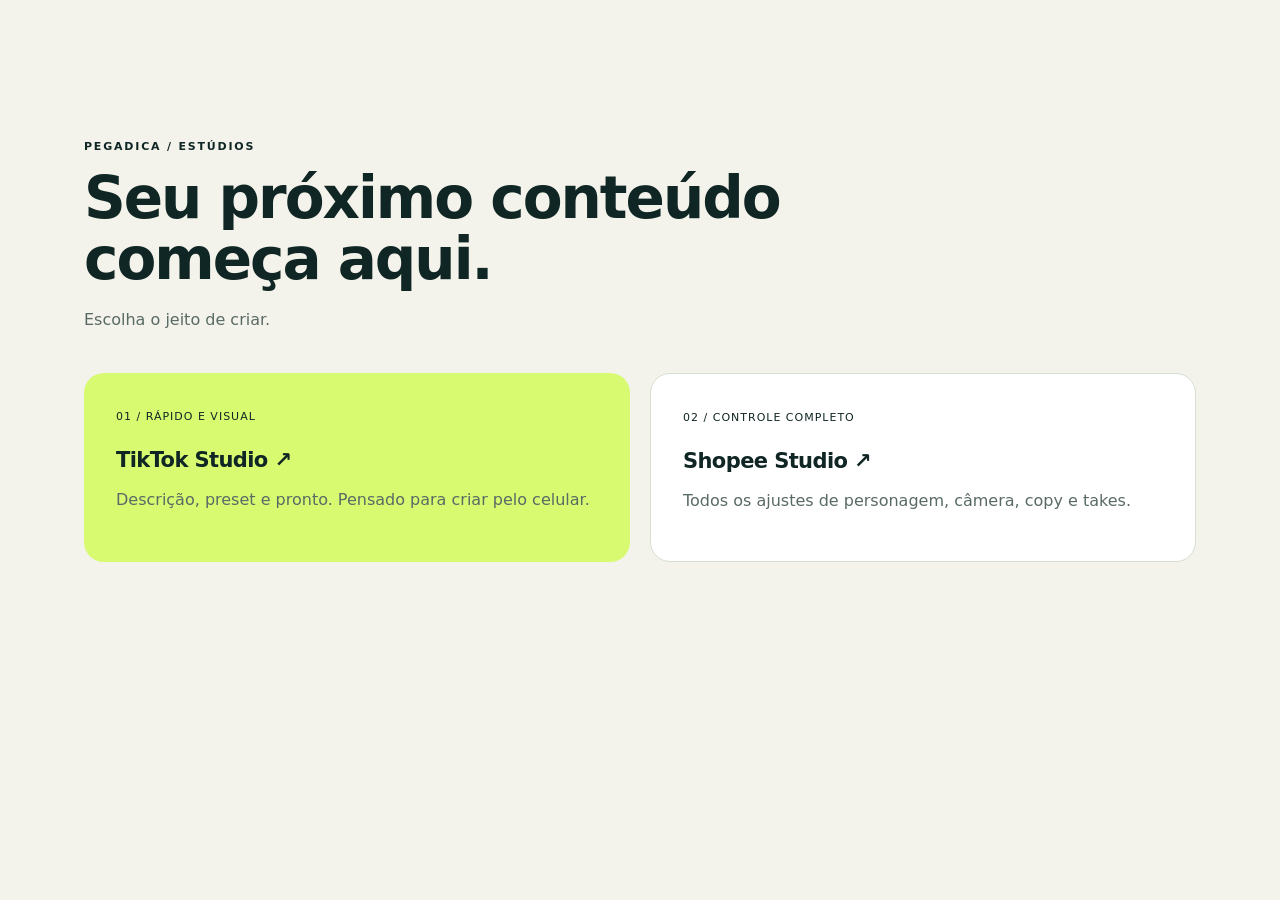
<file: index.html>
<!doctype html>
<html lang="pt-BR"><head><meta charset="utf-8"><meta name="viewport" content="width=device-width,initial-scale=1"><title>PegaDICA — escolha seu estúdio</title><link rel="icon" href="favicon.svg"><link rel="stylesheet" href="tiktok/styles.css"></head>
<body><main class="landing"><span class="eyebrow">PEGADICA / ESTÚDIOS</span><h1>Seu próximo conteúdo<br>começa aqui.</h1><p>Escolha o jeito de criar.</p><div class="platforms"><a class="platform" href="tiktok/"><span>01 / RÁPIDO E VISUAL</span><h2>TikTok Studio ↗</h2><p>Descrição, preset e pronto. Pensado para criar pelo celular.</p></a><a class="platform secondary" href="shopee/"><span>02 / CONTROLE COMPLETO</span><h2>Shopee Studio ↗</h2><p>Todos os ajustes de personagem, câmera, copy e takes.</p></a></div></main></body></html>
</file>
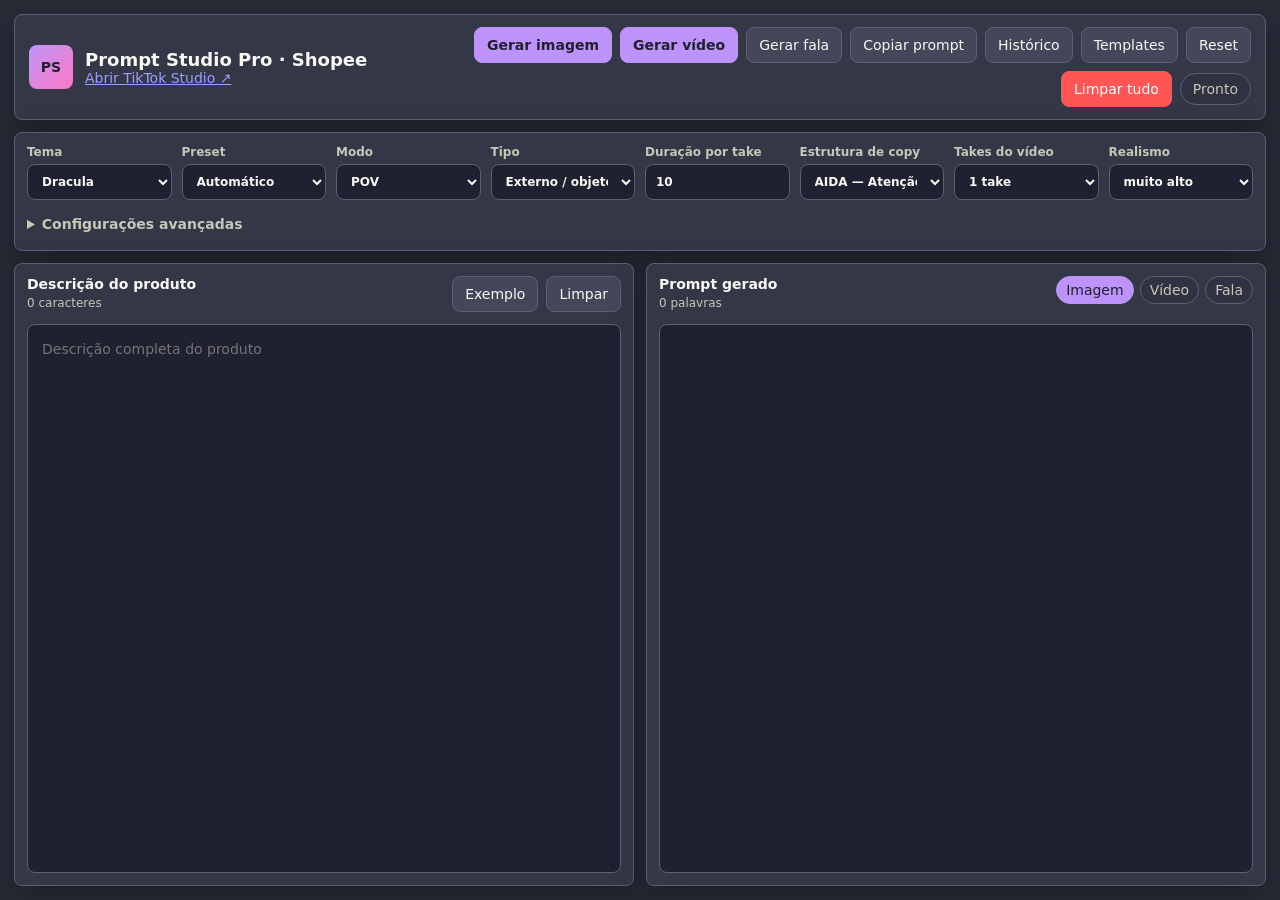
<file: shopee/index.html>
<!doctype html>
<html lang="pt-BR">
<head>
  <meta charset="utf-8">
  <meta name="viewport" content="width=device-width, initial-scale=1">
  <meta name="theme-color" content="#282a36">
  <meta name="description" content="Prompt Studio Pro — gerador de prompts para imagens e vídeos de produtos.">
  <title>Prompt Studio Pro</title>
  <link rel="icon" href="favicon.svg?v=4" type="image/svg+xml">
  <link rel="shortcut icon" href="favicon.svg?v=4">
  <link rel="stylesheet" href="styles.css">
</head>
<body>
  <div class="app-shell">
    <header class="topbar">
      <div class="brand">
        <div class="brand-mark">PS</div>
        <div>
          <h1>Prompt Studio Pro · Shopee</h1>
          <a href="../tiktok/">Abrir TikTok Studio ↗</a>
        </div>
      </div>
      <div class="topbar-actions">
        <button id="btnGenerateImage" class="primary">Gerar imagem</button>
        <button id="btnGenerateVideo" class="primary">Gerar vídeo</button>
        <button id="btnGenerateSpeech">Gerar fala</button>
        <button id="btnCopyCurrent">Copiar prompt</button>
        <button id="btnHistory" class="icon-button" title="Histórico">Histórico</button>
        <button id="btnTemplates" class="icon-button" title="Templates">Templates</button>
        <button id="btnReset">Reset</button>
        <button id="btnClearAll" class="danger">Limpar tudo</button>
        <label id="toolbarTakeField" class="toolbar-take-field" hidden>
          Take atual
          <select id="toolbarTakeSelect"></select>
        </label>
        <span id="statusPill" class="status-pill">Pronto</span>
      </div>
    </header>

    <section class="ribbon">
      <div class="ribbon-row">
        <label>
          Tema
          <select id="themeSelect"></select>
        </label>
        <label>
          Preset
          <select id="productPreset"></select>
        </label>
        <label>
          Modo
          <select id="modeSelect">
            <option>POV</option>
            <option>Influencer</option>
          </select>
        </label>
        <label id="productTypeField">
          Tipo
          <select id="productType">
            <option value="external">Externo / objeto separado</option>
            <option value="wearable">Interno / roupa ou item de vestir</option>
          </select>
        </label>
        <label>
          Duração por take
          <input id="durationInput" type="number" min="1" step="1" value="10">
        </label>
        <label>
          Estrutura de copy
          <select id="copyStyleSelect"></select>
        </label>
        <label>
          Takes do vídeo
          <select id="takeCountSelect">
            <option value="1">1 take</option>
            <option value="2">2 takes</option>
            <option value="3">3 takes</option>
          </select>
        </label>
        <label>
          Realismo
          <select id="realismSelect">
            <option>alto</option>
            <option selected>muito alto</option>
            <option>máximo</option>
            <option>cinematográfico realista</option>
          </select>
        </label>
      </div>

      <details class="advanced-panel">
        <summary>Configurações avançadas</summary>
        <div class="advanced-grid">
          <label>
            Ambiente
            <select id="environmentSelect"></select>
          </label>
          <label>
            Público
            <select id="audienceSelect"></select>
          </label>
          <label>
            Estratégia
            <select id="strategySelect"></select>
          </label>
          <label>
            Gênero
            <select id="genderSelect">
              <option value="mulher">Mulher</option>
              <option value="homem">Homem</option>
            </select>
          </label>
          <label>
            Aparência
            <select id="ethnicitySelect"></select>
          </label>
          <label>
            Idade
            <select id="ageSelect"></select>
          </label>
          <label>
            Corpo
            <select id="bodySelect"></select>
          </label>
          <label>
            Sotaque
            <select id="accentSelect"></select>
          </label>
          <label>
            Intensidade
            <select id="accentIntensity">
              <option>leve</option>
              <option selected>marcado</option>
              <option>forte natural</option>
            </select>
          </label>
          <label>
            Tom
            <select id="toneSelect"></select>
          </label>
          <label>
            CTA
            <input id="ctaInput" type="text" value="confere no link">
          </label>
          <label>
            Profissão
            <select id="professionSelect"></select>
          </label>
          <label id="influencerPositionField">
            Posição do influencer
            <select id="influencerPositionSelect">
              <option value="direita">Na direita do produto</option>
              <option value="esquerda">Na esquerda do produto</option>
              <option value="atras" selected>Atrás do produto</option>
            </select>
          </label>
          <label id="influencerPostureField">
            Postura do influencer
            <select id="influencerPostureSelect">
              <option value="em_pe" selected>Em pé</option>
              <option value="agachado">Agachado</option>
            </select>
          </label>
          <label>
            Distância do produto
            <select id="cameraDistanceSelect">
              <option value="perto">Perto</option>
              <option value="medio" selected>Médio</option>
              <option value="longe">Longe</option>
            </select>
          </label>
        </div>

        <div class="toggle-row">
          <label><input id="includeCta" type="checkbox"> CTA no final</label>
          <label><input id="noText" type="checkbox" checked> Sem texto visual</label>
          <label><input id="preserveProduct" type="checkbox" checked> Preservar produto</label>
          <label><input id="wholeProduct" type="checkbox" checked> Produto inteiro</label>
          <label><input id="realHands" type="checkbox" checked> Mãos reais</label>
          <label><input id="allowHand" type="checkbox" checked> Mão em POV</label>
        </div>
        <fieldset class="realism-options">
          <legend>Detalhes de realismo humano</legend>
          <label><input id="naturalSkin" type="checkbox" checked> Pele com textura e pequenas imperfeições</label>
          <label><input id="naturalHair" type="checkbox" checked> Cabelo natural, com fios soltos</label>
          <label><input id="wrinkledClothes" type="checkbox" checked> Roupa com dobras e costuras reais</label>
          <label><input id="relaxedPosture" type="checkbox" checked> Expressão e postura relaxadas</label>
          <label><input id="livedInEnvironment" type="checkbox"> Ambiente cotidiano levemente imperfeito</label>
          <label><input id="phoneCapture" type="checkbox" checked> Captura autêntica de celular</label>
          <label><input id="naturalLighting" type="checkbox" checked> Luz e exposição naturais</label>
          <label><input id="naturalMotion" type="checkbox" checked> Microexpressões e gestos espontâneos</label>
        </fieldset>
        <div class="advanced-actions">
          <button id="btnExportPrompt">Exportar prompt</button>
          <button id="btnImportConfig">Importar configuração</button>
          <button id="btnExportConfig">Exportar configuração</button>
        </div>
      </details>
    </section>

    <main class="workspace">
      <section class="editor-panel">
        <div class="panel-header">
          <div>
            <h2>Descrição do produto</h2>
            <span id="descriptionStats">0 caracteres</span>
          </div>
          <div class="mini-actions">
            <button id="btnPasteSample" title="Exemplo">Exemplo</button>
            <button id="btnClearDescription" title="Limpar descrição">Limpar</button>
          </div>
        </div>
        <textarea id="descriptionInput" spellcheck="true" placeholder="Descrição completa do produto"></textarea>
      </section>

      <section class="editor-panel">
        <div class="panel-header">
          <div>
            <h2>Prompt gerado</h2>
            <span id="outputStats">0 palavras</span>
          </div>
          <div class="prompt-tabs" id="promptTabs">
            <button data-tab="image" class="active">Imagem</button>
            <button data-tab="video">Vídeo</button>
            <button data-tab="speech">Fala</button>
          </div>
        </div>
        <textarea id="outputText" spellcheck="false"></textarea>
      </section>
    </main>

  </div>

  <dialog id="templateDialog" class="modal">
    <form method="dialog" class="modal-card">
      <div class="modal-header">
        <div>
          <h2>Templates</h2>
        </div>
        <button value="cancel" class="icon-button">Fechar</button>
      </div>
      <label>
        Template
        <select id="templateType">
          <option value="image">Imagem</option>
          <option value="video">Vídeo</option>
          <option value="speech">Fala</option>
        </select>
      </label>
      <textarea id="templateEditor" spellcheck="false"></textarea>
      <div class="modal-actions">
        <button id="btnTemplateDefault" type="button">Restaurar padrão</button>
        <button id="btnTemplateSave" type="button" class="primary">Salvar template</button>
      </div>
    </form>
  </dialog>

  <dialog id="historyDialog" class="modal">
    <form method="dialog" class="modal-card history-card">
      <div class="modal-header">
        <div>
          <h2>Histórico</h2>
        </div>
        <button value="cancel" class="icon-button">Fechar</button>
      </div>
      <div class="history-toolbar">
        <input id="historySearch" type="search" placeholder="Buscar no histórico">
        <button id="btnClearHistory" type="button">Limpar histórico</button>
      </div>
      <div id="historyList" class="history-list"></div>
    </form>
  </dialog>

  <input id="configFileInput" type="file" accept="application/json,.json" hidden>
  <script src="app.js"></script>
</body>
</html>
</file>
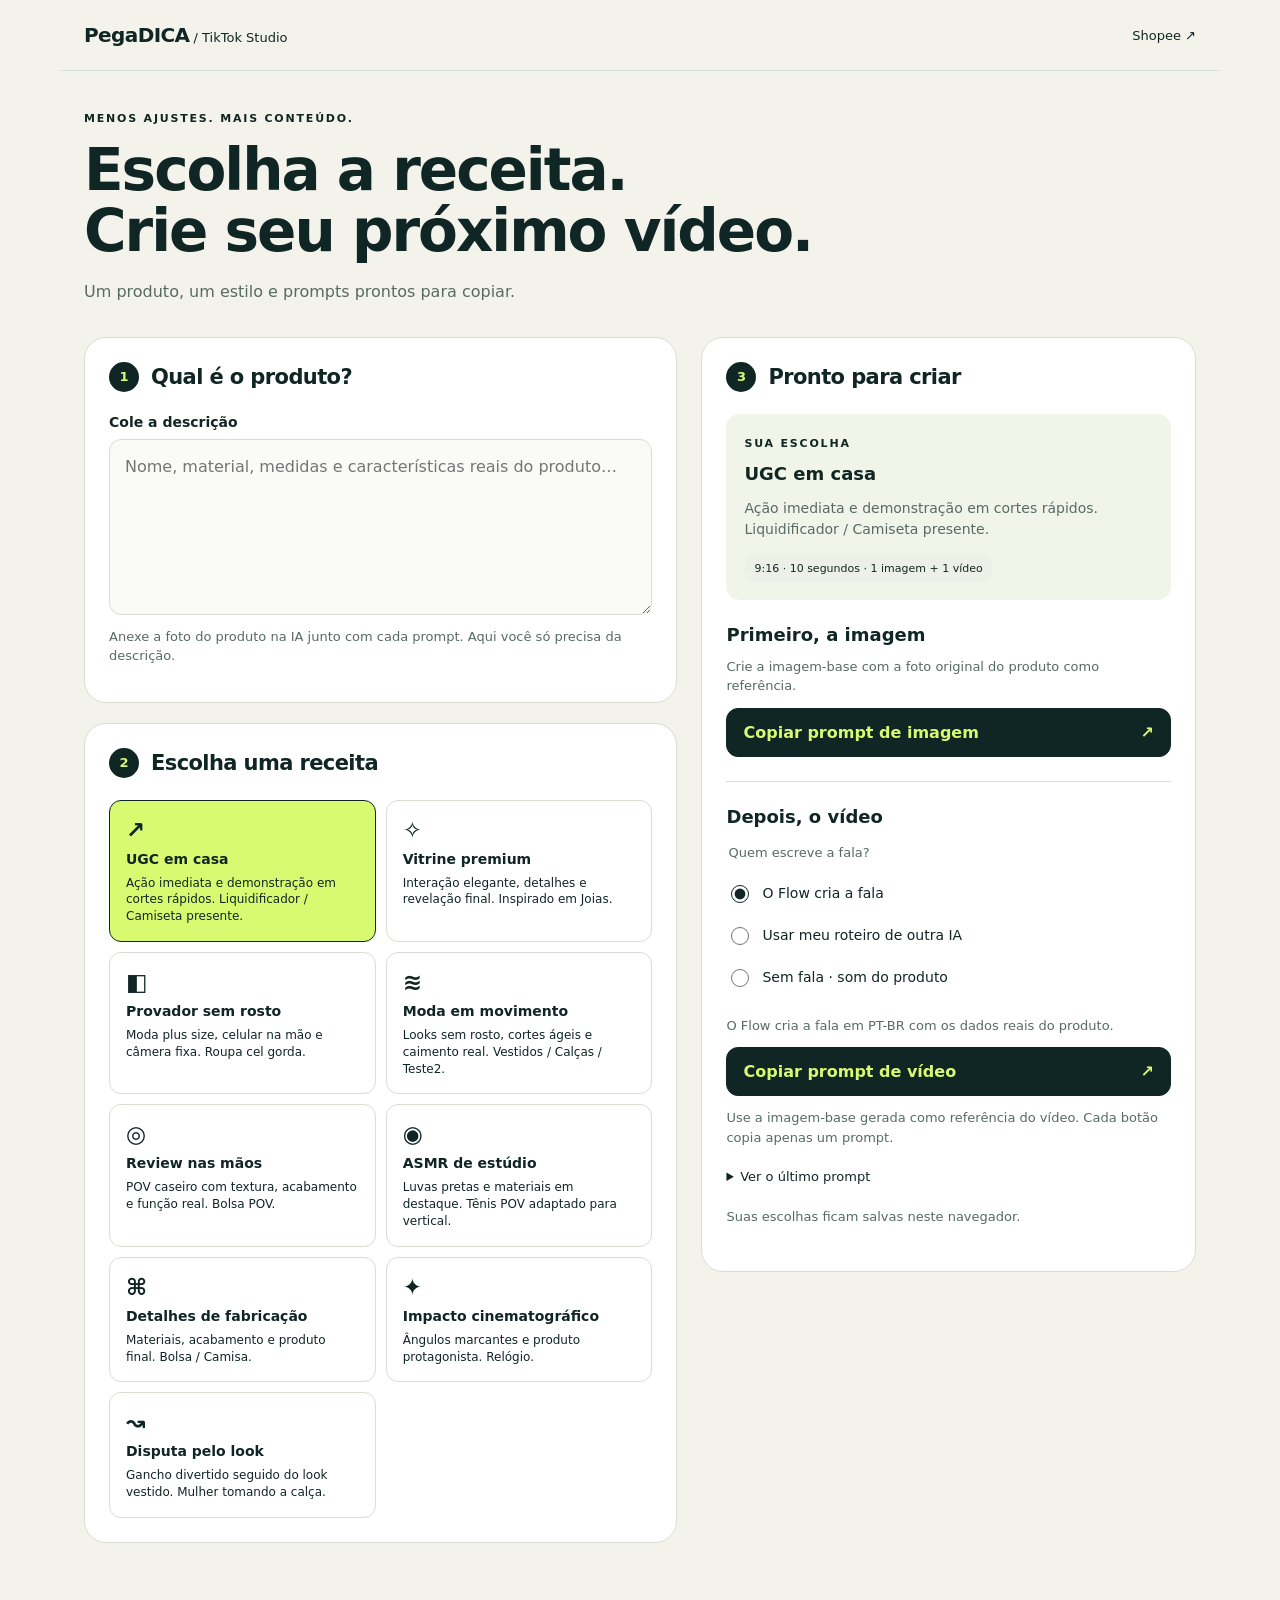
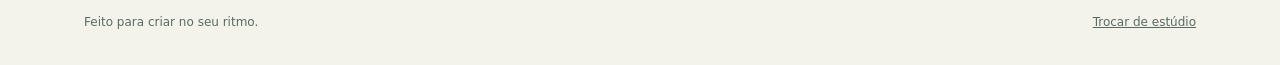
<file: tiktok/index.html>
<!doctype html>
<html lang="pt-BR"><head><meta charset="utf-8"><meta name="viewport" content="width=device-width,initial-scale=1"><meta name="theme-color" content="#102624"><title>PegaDICA — TikTok Studio</title><link rel="icon" href="../favicon.svg"><link rel="stylesheet" href="styles.css"><script src="app.js" defer></script></head>
<body><header><a class="wordmark" href="../">PegaDICA<span> / TikTok Studio</span></a><a href="../shopee/">Shopee ↗</a></header>
<main><section class="intro"><span class="eyebrow">MENOS AJUSTES. MAIS CONTEÚDO.</span><h1>Escolha a receita.<br>Crie seu próximo vídeo.</h1><p>Um produto, um estilo e prompts prontos para copiar.</p></section>
<div class="workspace"><div><section class="panel"><div class="section-heading"><span class="step">1</span><h2>Qual é o produto?</h2></div><label for="description">Cole a descrição</label><textarea id="description" rows="6" placeholder="Nome, material, medidas e características reais do produto…"></textarea><p class="hint">Anexe a foto do produto na IA junto com cada prompt. Aqui você só precisa da descrição.</p></section>
<section class="panel"><div class="section-heading"><span class="step">2</span><h2>Escolha uma receita</h2></div><div id="presets" class="presets" role="group" aria-label="Presets de criação"></div></section></div>
<div><section class="panel output-panel"><div class="section-heading"><span class="step">3</span><h2>Pronto para criar</h2></div><div class="recipe-summary"><span class="eyebrow">SUA ESCOLHA</span><h3 id="recipeName"></h3><p id="recipeDetail"></p><span id="recipeMeta" class="tag"></span></div>
<h3>Primeiro, a imagem</h3><p class="hint">Crie a imagem-base com a foto original do produto como referência.</p><button class="primary wide" id="copyImage">Copiar prompt de imagem <span>↗</span></button>
<hr><h3>Depois, o vídeo</h3><fieldset><legend>Quem escreve a fala?</legend><label class="choice"><input type="radio" name="speech" value="auto" checked> O Flow cria a fala</label><label class="choice"><input type="radio" name="speech" value="custom"> Usar meu roteiro de outra IA</label><label class="choice"><input type="radio" name="speech" value="silent"> Sem fala · som do produto</label></fieldset>
<div id="scriptFlow" hidden><p class="hint">1. Copie o pedido com a descrição e envie à IA que preferir.</p><button id="copyScript" class="wide">Copiar pedido de roteiro</button><label for="script">2. Cole aqui somente a fala final</label><textarea id="script" rows="5" placeholder="Cole a fala que a outra IA escreveu…"></textarea><p id="scriptCount" class="hint"></p></div>
<p class="hint" id="audioHint"></p><button class="primary wide" id="copyVideo">Copiar prompt de vídeo <span>↗</span></button><p class="hint">Use a imagem-base gerada como referência do vídeo. Cada botão copia apenas um prompt.</p>
<details><summary>Ver o último prompt</summary><textarea id="preview" readonly rows="9" aria-label="Último prompt gerado"></textarea><button id="copyAgain" class="wide">Copiar novamente</button></details><p id="status" role="status" aria-live="polite">Suas escolhas ficam salvas neste navegador.</p></section></div></div></main><footer>Feito para criar no seu ritmo. <a href="../">Trocar de estúdio</a></footer></body></html>
</file>
<file: tiktok/styles.css>
:root{color-scheme:light;--ink:#102624;--muted:#596a65;--paper:#f3f3eb;--line:#d8ded4;--accent:#d8fa71;--white:#fff; font-family:Inter,system-ui,-apple-system,BlinkMacSystemFont,"Segoe UI",sans-serif;color:var(--ink);background:var(--paper)}*{box-sizing:border-box}body{margin:0}a{color:inherit}header{max-width:1160px;margin:auto;padding:23px 24px;display:flex;justify-content:space-between;align-items:center;gap:12px;border-bottom:1px solid var(--line)}header a{text-decoration:none;font-size:13px}.wordmark{font-size:20px;font-weight:850;letter-spacing:-.6px}.wordmark span{font-weight:450;font-size:13px;letter-spacing:0}main{max-width:1160px;margin:auto;padding:36px 24px}h1{font-size:clamp(34px,5vw,58px);line-height:1.05;letter-spacing:-2px;margin:14px 0 18px}h2{font-size:21px;letter-spacing:-.6px;margin:0}h3{margin:12px 0;font-size:18px}p{line-height:1.55;color:var(--muted)}.eyebrow{font-size:11px;letter-spacing:1.8px;font-weight:800}.intro{margin-bottom:32px}.workspace{display:grid;grid-template-columns:1.2fr 1fr;gap:24px;align-items:start}.panel{padding:24px;background:white;border:1px solid var(--line);border-radius:22px;margin-bottom:20px}.section-heading{display:flex;align-items:center;gap:12px;margin-bottom:22px}.step{display:grid;place-items:center;background:var(--ink);color:var(--accent);width:30px;height:30px;border-radius:50%;font-size:13px;font-weight:800}label{display:block;font-size:14px;font-weight:600;margin-bottom:9px}textarea{display:block;width:100%;font:inherit;font-size:16px;color:var(--ink);padding:15px;border:1px solid var(--line);border-radius:12px;resize:vertical;line-height:1.5;background:#fafbf7}button{font:inherit;cursor:pointer;border:1px solid var(--line);border-radius:12px;padding:14px 16px;min-height:48px;color:var(--ink);background:white;font-weight:650}button:hover{border-color:var(--ink)}button:focus-visible,a:focus-visible,textarea:focus-visible,input:focus-visible,summary:focus-visible{outline:3px solid #739e28;outline-offset:3px}.primary{background:var(--ink);color:var(--accent);border-color:var(--ink)}.wide{width:100%;display:flex;justify-content:space-between;align-items:center;margin:12px 0}.hint{font-size:13px;margin:12px 0;line-height:1.5}.presets{display:grid;grid-template-columns:repeat(2,minmax(0,1fr));gap:10px}.preset{text-align:left;display:flex;flex-direction:column;gap:8px;padding:16px;position:relative}.preset[aria-pressed=true]{background:var(--accent);border-color:var(--ink)}.preset .symbol{font-size:23px}.preset strong{font-size:14px}.preset small{font-size:12px;font-weight:400;line-height:1.4}.tag{font-size:11px;display:inline-block;background:#edf0e7;border-radius:20px;padding:7px 10px}.recipe-summary{background:#f1f4e8;padding:18px;border-radius:14px;margin-bottom:24px}.recipe-summary p{font-size:14px}.output-panel{position:sticky;top:20px}fieldset{padding:0;border:0;margin:18px 0}legend{font-size:13px;color:var(--muted);margin-bottom:12px}.choice{display:flex;gap:10px;align-items:center;font-size:14px;font-weight:500;min-height:42px;margin:0}input{accent-color:var(--ink);width:18px;height:18px}hr{border:0;border-top:1px solid var(--line);margin:24px 0}summary{cursor:pointer;font-size:13px;padding:10px 0}#status{font-size:13px;min-height:40px;margin-bottom:0}#status.error{color:#a62d2d}#scriptFlow{background:#f8f9f3;padding:14px;border-radius:12px}#scriptFlow[hidden]{display:none}footer{max-width:1160px;padding:16px 24px 36px;margin:auto;display:flex;justify-content:space-between;gap:15px;font-size:12px;color:var(--muted)}.landing{padding-top:15vh}.platforms{display:grid;grid-template-columns:1fr 1fr;gap:20px;margin-top:40px}.platform{background:var(--accent);padding:32px;border-radius:20px;text-decoration:none}.platform span{font-size:11px;letter-spacing:1px}.platform h2{margin-top:24px}.secondary{background:white;border:1px solid var(--line)}@media(max-width:760px){header{padding:20px 18px}.wordmark{font-size:19px}.wordmark span{display:block;font-size:11px;margin-top:4px}main{padding:28px 16px}.intro{margin-bottom:26px}.workspace{display:block}.panel{padding:18px;border-radius:18px}.output-panel{position:static}.platforms{grid-template-columns:1fr}.landing{padding-top:9vh}footer{padding:10px 18px 30px;flex-wrap:wrap}}@media(prefers-reduced-motion:no-preference){button,a{transition:background .16s,border-color .16s}}
</file>
<file: shopee/styles.css>
:root {
  color-scheme: dark;
  --bg: #111318;
  --bg-soft: #171a21;
  --panel: #1f2430;
  --panel-2: #262c38;
  --field: #12151c;
  --text: #f2f4f8;
  --muted: #aeb6c5;
  --border: #333b4d;
  --accent: #8ab4ff;
  --accent-2: #b48cff;
  --accent-text: #101219;
  --danger: #ff6b6b;
  --success: #65d78f;
  --warning: #f6c76f;
  --shadow: rgba(0, 0, 0, 0.28);
  --radius: 8px;
  --font: "Segoe UI", Inter, system-ui, -apple-system, BlinkMacSystemFont, sans-serif;
  --mono: "Cascadia Mono", "JetBrains Mono", Consolas, monospace;
}

body[data-theme="dracula"] {
  --bg: #282a36;
  --bg-soft: #303241;
  --panel: #343746;
  --panel-2: #44475a;
  --field: #1f2130;
  --text: #f8f8f2;
  --muted: #c7c7b8;
  --border: #5b6078;
  --accent: #bd93f9;
  --accent-2: #ff79c6;
  --accent-text: #1f2130;
  --danger: #ff5555;
  --success: #50fa7b;
  --warning: #ffb86c;
}

body[data-theme="gruvbox-dark"] {
  --bg: #282828;
  --bg-soft: #302d2a;
  --panel: #32302f;
  --panel-2: #3c3836;
  --field: #1d2021;
  --text: #ebdbb2;
  --muted: #d5c4a1;
  --border: #7c6f64;
  --accent: #fabd2f;
  --accent-2: #8ec07c;
  --accent-text: #282828;
  --danger: #fb4934;
  --success: #b8bb26;
  --warning: #fe8019;
}

body[data-theme="everforest-dark"] {
  --bg: #2d353b;
  --bg-soft: #333c43;
  --panel: #343f44;
  --panel-2: #3d484d;
  --field: #232a2e;
  --text: #d3c6aa;
  --muted: #a7c080;
  --border: #5c6a72;
  --accent: #83c092;
  --accent-2: #dbbc7f;
  --accent-text: #232a2e;
  --danger: #e67e80;
  --success: #a7c080;
  --warning: #dbbc7f;
}

body[data-theme="nord-night"] {
  --bg: #2e3440;
  --bg-soft: #353c49;
  --panel: #3b4252;
  --panel-2: #434c5e;
  --field: #242933;
  --text: #eceff4;
  --muted: #d8dee9;
  --border: #64748b;
  --accent: #88c0d0;
  --accent-2: #b48ead;
  --accent-text: #2e3440;
  --danger: #bf616a;
  --success: #a3be8c;
  --warning: #ebcb8b;
}

body[data-theme="tokyo-night"] {
  --bg: #1a1b26;
  --bg-soft: #202331;
  --panel: #24283b;
  --panel-2: #2f3549;
  --field: #16161e;
  --text: #c0caf5;
  --muted: #9aa5ce;
  --border: #414868;
  --accent: #7aa2f7;
  --accent-2: #bb9af7;
  --accent-text: #11131a;
  --danger: #f7768e;
  --success: #9ece6a;
  --warning: #e0af68;
}

body[data-theme="catppuccin-mocha"] {
  --bg: #1e1e2e;
  --bg-soft: #242438;
  --panel: #2b2c40;
  --panel-2: #313244;
  --field: #181825;
  --text: #cdd6f4;
  --muted: #bac2de;
  --border: #585b70;
  --accent: #89b4fa;
  --accent-2: #cba6f7;
  --accent-text: #11111b;
  --danger: #f38ba8;
  --success: #a6e3a1;
  --warning: #f9e2af;
}

body[data-theme="solarized-dark"] {
  --bg: #002b36;
  --bg-soft: #073642;
  --panel: #0b3a46;
  --panel-2: #164650;
  --field: #00212a;
  --text: #eee8d5;
  --muted: #93a1a1;
  --border: #586e75;
  --accent: #2aa198;
  --accent-2: #b58900;
  --accent-text: #002b36;
  --danger: #dc322f;
  --success: #859900;
  --warning: #cb4b16;
}

body[data-theme="notion-light"] {
  color-scheme: light;
  --bg: #f7f6f3;
  --bg-soft: #eeeeea;
  --panel: #ffffff;
  --panel-2: #f1f1ef;
  --field: #ffffff;
  --text: #2f3437;
  --muted: #6f7477;
  --border: #dad7d1;
  --accent: #2383e2;
  --accent-2: #9b6bd3;
  --accent-text: #ffffff;
  --danger: #d44c47;
  --success: #2f9e65;
  --warning: #d9730d;
  --shadow: rgba(15, 23, 42, 0.08);
}

body[data-theme="github-light"] {
  color-scheme: light;
  --bg: #f6f8fa;
  --bg-soft: #eef2f6;
  --panel: #ffffff;
  --panel-2: #f6f8fa;
  --field: #ffffff;
  --text: #24292f;
  --muted: #57606a;
  --border: #d0d7de;
  --accent: #0969da;
  --accent-2: #8250df;
  --accent-text: #ffffff;
  --danger: #cf222e;
  --success: #1a7f37;
  --warning: #9a6700;
  --shadow: rgba(27, 31, 36, 0.08);
}

body[data-theme="gruvbox-light"] {
  color-scheme: light;
  --bg: #fbf1c7;
  --bg-soft: #f2e5bc;
  --panel: #fff7d6;
  --panel-2: #ebdbb2;
  --field: #fffbea;
  --text: #3c3836;
  --muted: #665c54;
  --border: #bdae93;
  --accent: #b57614;
  --accent-2: #79740e;
  --accent-text: #fff7d6;
  --danger: #cc241d;
  --success: #79740e;
  --warning: #af3a03;
  --shadow: rgba(60, 56, 54, 0.10);
}

body[data-theme="everforest-light"] {
  color-scheme: light;
  --bg: #fdf6e3;
  --bg-soft: #f4efdc;
  --panel: #fffbea;
  --panel-2: #edeada;
  --field: #fffdf2;
  --text: #5c6a72;
  --muted: #829181;
  --border: #d8d3ba;
  --accent: #35a77c;
  --accent-2: #dfa000;
  --accent-text: #ffffff;
  --danger: #f85552;
  --success: #8da101;
  --warning: #df7200;
  --shadow: rgba(92, 106, 114, 0.10);
}

body[data-theme="nord-snow"] {
  color-scheme: light;
  --bg: #eceff4;
  --bg-soft: #e5e9f0;
  --panel: #ffffff;
  --panel-2: #e5e9f0;
  --field: #ffffff;
  --text: #2e3440;
  --muted: #4c566a;
  --border: #d8dee9;
  --accent: #5e81ac;
  --accent-2: #b48ead;
  --accent-text: #ffffff;
  --danger: #bf616a;
  --success: #5e8c61;
  --warning: #b7791f;
  --shadow: rgba(46, 52, 64, 0.08);
}

body[data-theme="solarized-light"] {
  color-scheme: light;
  --bg: #fdf6e3;
  --bg-soft: #eee8d5;
  --panel: #fffdf2;
  --panel-2: #eee8d5;
  --field: #fffef6;
  --text: #073642;
  --muted: #657b83;
  --border: #d6ceb2;
  --accent: #268bd2;
  --accent-2: #2aa198;
  --accent-text: #ffffff;
  --danger: #dc322f;
  --success: #859900;
  --warning: #b58900;
  --shadow: rgba(7, 54, 66, 0.08);
}

body[data-theme="catppuccin-latte"] {
  color-scheme: light;
  --bg: #eff1f5;
  --bg-soft: #e6e9ef;
  --panel: #ffffff;
  --panel-2: #e6e9ef;
  --field: #ffffff;
  --text: #4c4f69;
  --muted: #6c6f85;
  --border: #ccd0da;
  --accent: #1e66f5;
  --accent-2: #8839ef;
  --accent-text: #ffffff;
  --danger: #d20f39;
  --success: #40a02b;
  --warning: #df8e1d;
  --shadow: rgba(76, 79, 105, 0.08);
}

* {
  box-sizing: border-box;
}

html,
body {
  min-height: 100%;
}

body {
  margin: 0;
  background: var(--bg);
  color: var(--text);
  font-family: var(--font);
  font-size: 14px;
  overflow-y: auto;
}

button,
input,
select,
textarea {
  font: inherit;
}

button,
select,
input,
textarea {
  border: 1px solid var(--border);
  border-radius: var(--radius);
}

button {
  min-height: 36px;
  padding: 0 12px;
  color: var(--text);
  background: var(--panel-2);
  cursor: pointer;
}

button:hover {
  border-color: var(--accent);
  color: var(--text);
}

button.primary {
  color: var(--accent-text);
  background: var(--accent);
  border-color: var(--accent);
  font-weight: 700;
}

button.danger {
  color: #fff;
  background: var(--danger);
  border-color: var(--danger);
}

select,
input {
  min-height: 36px;
  width: 100%;
  padding: 0 10px;
  color: var(--text);
  background: var(--field);
}

textarea {
  width: 100%;
  min-height: 240px;
  height: 100%;
  padding: 14px;
  color: var(--text);
  background: var(--field);
  resize: none;
  outline: none;
  line-height: 1.5;
}

textarea:focus,
select:focus,
input:focus {
  border-color: var(--accent);
  box-shadow: 0 0 0 3px color-mix(in srgb, var(--accent), transparent 78%);
}

.app-shell {
  min-height: 100svh;
  width: 100%;
  display: grid;
  grid-template-rows: auto auto minmax(340px, 1fr);
  gap: 12px;
  padding: 14px;
}

.topbar,
.ribbon,
.editor-panel,
.modal-card {
  border: 1px solid var(--border);
  border-radius: var(--radius);
  background: var(--panel);
  box-shadow: 0 12px 34px var(--shadow);
}

.topbar {
  min-height: 72px;
  display: flex;
  flex-wrap: wrap;
  align-items: center;
  justify-content: space-between;
  gap: 10px;
  padding: 12px 14px;
}

.brand {
  display: flex;
  align-items: center;
  gap: 12px;
}

.brand-mark {
  width: 44px;
  height: 44px;
  display: grid;
  place-items: center;
  border-radius: var(--radius);
  color: var(--accent-text);
  background: linear-gradient(135deg, var(--accent), var(--accent-2));
  font-weight: 800;
}

h1,
h2,
p {
  margin: 0;
}

h1 {
  font-size: 18px;
}

h2 {
  font-size: 14px;
}

p,
span,
summary {
  color: var(--muted);
}

.topbar-actions,
.mini-actions,
.modal-actions,
.history-toolbar {
  display: flex;
  align-items: center;
  gap: 8px;
}

.topbar-actions {
  flex: 1;
  flex-wrap: wrap;
  justify-content: flex-end;
}

.toolbar-take-field {
  min-width: 190px;
  display: grid;
  grid-template-columns: auto minmax(125px, 1fr);
  align-items: center;
  gap: 7px;
  padding-left: 8px;
  border-left: 1px solid var(--border);
}

.toolbar-take-field[hidden] {
  display: none;
}

.status-pill {
  min-height: 32px;
  display: inline-flex;
  align-items: center;
  padding: 0 12px;
  border: 1px solid var(--border);
  border-radius: 999px;
  color: var(--muted);
  background: var(--bg-soft);
}

.status-pill.success {
  color: var(--success);
}

.status-pill.error {
  color: var(--danger);
}

.ribbon {
  padding: 12px;
}

.ribbon-row,
.advanced-grid {
  display: grid;
  grid-template-columns: repeat(auto-fit, minmax(130px, 1fr));
  gap: 10px;
}

label {
  display: grid;
  gap: 5px;
  color: var(--muted);
  font-size: 12px;
  font-weight: 600;
}

.advanced-panel {
  margin-top: 10px;
}

.advanced-panel summary {
  width: max-content;
  cursor: pointer;
  padding: 6px 0;
  font-weight: 700;
}

.advanced-grid {
  grid-template-columns: repeat(auto-fit, minmax(150px, 1fr));
}

.toggle-row {
  display: flex;
  flex-wrap: wrap;
  gap: 10px 18px;
  padding-top: 10px;
}

.advanced-actions {
  display: flex;
  flex-wrap: wrap;
  gap: 8px;
  margin-top: 12px;
  padding-top: 12px;
  border-top: 1px solid var(--border);
}

.realism-options {
  display: grid;
  grid-template-columns: repeat(auto-fit, minmax(240px, 1fr));
  gap: 9px 16px;
  margin: 12px 0 0;
  padding: 12px;
  border: 1px solid var(--border);
  border-radius: var(--radius);
}

.realism-options legend {
  padding: 0 7px;
  color: var(--text);
  font-size: 12px;
  font-weight: 700;
}

.realism-options label {
  display: inline-flex;
  align-items: center;
  gap: 8px;
  color: var(--text);
  font-weight: 500;
}

.toggle-row label {
  display: inline-flex;
  grid-template-columns: auto;
  align-items: center;
  gap: 8px;
  color: var(--text);
  font-size: 13px;
  font-weight: 500;
}

input[type="checkbox"] {
  width: 16px;
  height: 16px;
  accent-color: var(--accent);
}

.workspace {
  min-height: 0;
  display: grid;
  grid-template-columns: minmax(0, 1fr) minmax(0, 1fr);
  grid-auto-rows: minmax(340px, 1fr);
  gap: 12px;
}

.editor-panel {
  min-width: 0;
  min-height: 0;
  display: grid;
  grid-template-rows: auto minmax(240px, 1fr);
  padding: 12px;
}

.take-navigator {
  display: grid;
  gap: 10px;
  padding-top: 12px;
}

.take-navigator[hidden] {
  display: none;
}

.take-navigator-heading {
  display: flex;
  flex-wrap: wrap;
  align-items: baseline;
  justify-content: space-between;
  gap: 6px 12px;
}

.take-navigator-heading span {
  font-size: 12px;
}

.take-buttons {
  display: grid;
  grid-template-columns: repeat(auto-fit, minmax(150px, 1fr));
  gap: 8px;
}

.take-button {
  min-height: 74px;
  display: grid;
  justify-items: start;
  align-content: center;
  gap: 2px;
  padding: 10px 12px;
  text-align: left;
  background: var(--bg-soft);
}

.take-button span,
.take-button small {
  color: var(--muted);
  font-size: 11px;
}

.take-button.active {
  border-color: var(--accent);
  box-shadow: inset 3px 0 0 var(--accent);
}

.take-button.active small {
  color: var(--success);
}

.panel-header {
  min-height: 48px;
  display: flex;
  flex-wrap: wrap;
  align-items: start;
  justify-content: space-between;
  gap: 10px;
  padding-bottom: 10px;
}

.panel-header span {
  display: inline-block;
  margin-top: 4px;
  font-size: 12px;
}

.prompt-tabs {
  display: flex;
  flex-wrap: wrap;
  justify-content: end;
  gap: 6px;
}

.prompt-tabs button {
  min-height: 28px;
  padding: 0 9px;
  border-radius: 999px;
  color: var(--muted);
  background: var(--bg-soft);
}

.prompt-tabs button.active {
  color: var(--accent-text);
  background: var(--accent);
  border-color: var(--accent);
}

.modal {
  width: min(980px, calc(100vw - 32px));
  max-height: calc(100vh - 32px);
  padding: 0;
  border: 0;
  background: transparent;
}

.modal::backdrop {
  background: rgba(0, 0, 0, 0.54);
}

.modal-card {
  max-height: calc(100vh - 32px);
  display: grid;
  grid-template-rows: auto auto minmax(260px, 1fr) auto;
  gap: 12px;
  padding: 14px;
}

.modal-header {
  display: flex;
  align-items: start;
  justify-content: space-between;
  gap: 12px;
}

#templateEditor {
  min-height: 360px;
  font-family: var(--mono);
}

.history-card {
  grid-template-rows: auto auto minmax(360px, 1fr);
}

.history-toolbar input {
  flex: 1;
}

.history-list {
  overflow: auto;
  display: grid;
  gap: 8px;
  padding-right: 4px;
}

.history-item {
  display: grid;
  gap: 6px;
  padding: 10px;
  border: 1px solid var(--border);
  border-radius: var(--radius);
  background: var(--bg-soft);
}

.history-item strong {
  color: var(--text);
}

.history-item small {
  color: var(--muted);
}

.history-actions {
  display: flex;
  gap: 8px;
}

@media (max-width: 1180px) {
  .app-shell {
    padding: 12px;
  }
}

@media (max-width: 920px) {
  .app-shell {
    min-height: 100svh;
    grid-template-rows: auto auto auto;
  }

  .workspace {
    grid-template-columns: 1fr;
    grid-auto-rows: auto;
  }

  .editor-panel {
    min-height: auto;
  }

  .prompt-tabs {
    justify-content: start;
  }
}

@media (max-width: 640px) {
  .app-shell {
    gap: 10px;
    padding: 10px;
  }

  .topbar,
  .ribbon,
  .editor-panel {
    padding: 10px;
  }

  .topbar {
    display: grid;
    grid-template-columns: minmax(0, 1fr);
    align-items: stretch;
  }

  .brand {
    width: 100%;
    min-width: 0;
  }

  .brand h1 {
    font-size: 17px;
    white-space: nowrap;
  }

  .brand-mark {
    width: 38px;
    height: 38px;
  }

  .topbar-actions {
    width: 100%;
    display: grid;
    grid-template-columns: repeat(2, minmax(0, 1fr));
    gap: 8px;
  }

  .topbar-actions > button {
    width: 100%;
    min-width: 0;
    padding-inline: 8px;
  }

  .mini-actions {
    width: 100%;
    justify-content: space-between;
  }

  .toolbar-take-field {
    width: 100%;
    min-width: 0;
    grid-column: 1 / -1;
    border-left: 0;
    padding-left: 0;
  }

  .status-pill {
    grid-column: 1 / -1;
    justify-content: center;
  }

  .ribbon-row,
  .advanced-grid,
  .realism-options {
    grid-template-columns: minmax(0, 1fr);
  }

  .advanced-actions {
    display: grid;
    grid-template-columns: minmax(0, 1fr);
  }

  .history-toolbar,
  .history-actions {
    flex-wrap: wrap;
  }

  .history-toolbar input {
    flex-basis: 100%;
  }

  textarea {
    min-height: 260px;
  }
}

@media (max-width: 380px) {
  .app-shell {
    padding: 6px;
  }

  .topbar-actions {
    grid-template-columns: minmax(0, 1fr);
  }

  .toolbar-take-field,
  .status-pill {
    grid-column: 1;
  }

  .brand h1 {
    font-size: 16px;
  }
}

@media (max-height: 720px) and (min-width: 921px) {
  .app-shell {
    grid-template-rows: auto auto minmax(260px, 1fr);
    gap: 8px;
    padding: 10px;
  }

  .topbar {
    min-height: 54px;
    padding: 8px 10px;
  }

  .brand-mark {
    width: 36px;
    height: 36px;
  }

  .ribbon,
  .editor-panel,
  .advanced-panel {
    padding: 8px;
  }

  .workspace {
    grid-auto-rows: minmax(260px, 1fr);
    gap: 8px;
  }

  .editor-panel {
    grid-template-rows: auto minmax(190px, 1fr);
  }

  .panel-header {
    min-height: 40px;
    padding-bottom: 6px;
  }

  textarea {
    min-height: 190px;
    padding: 10px;
  }

  button,
  select,
  input {
    min-height: 32px;
  }
}
</file>
